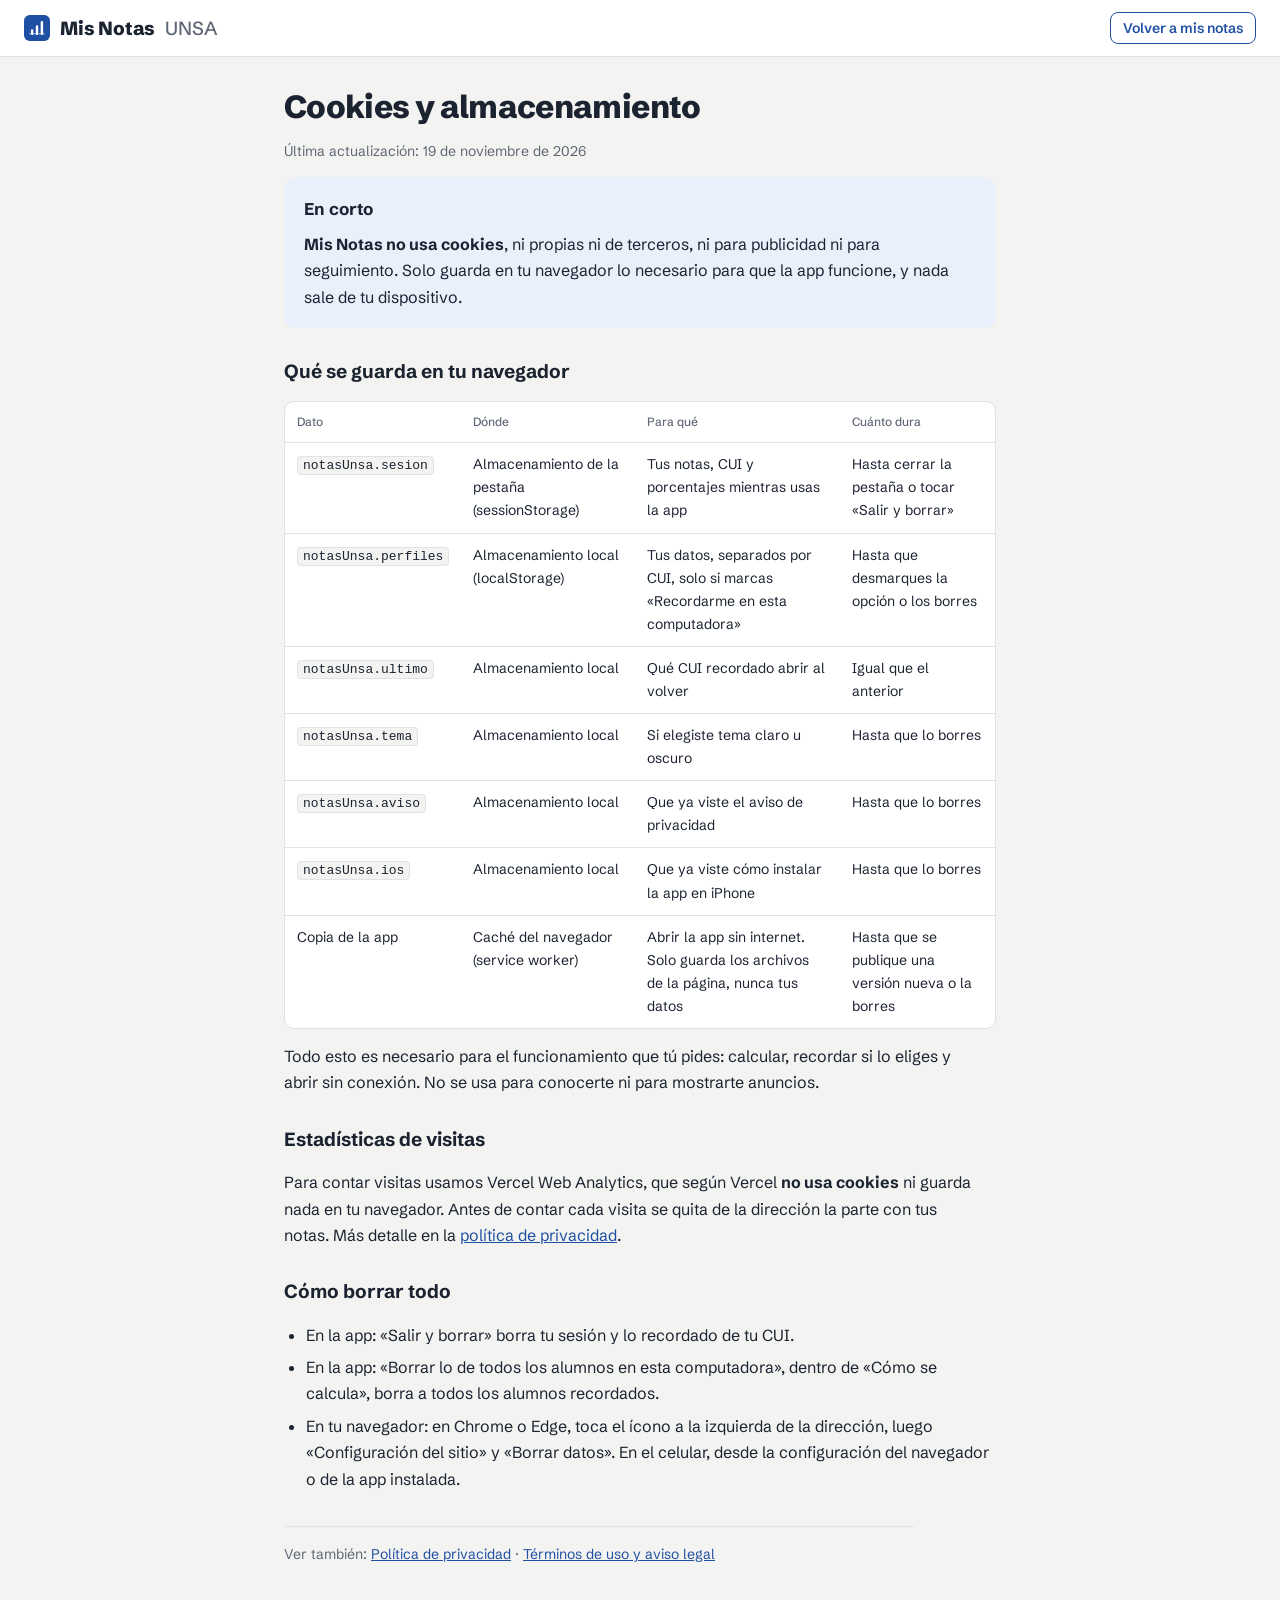
<file: cookies.html>
<!doctype html>
<html lang="es" data-theme="light">
<head>
  <meta charset="utf-8">
  <meta name="viewport" content="width=device-width, initial-scale=1, viewport-fit=cover">
  <title>Cookies y almacenamiento | Mis Notas UNSA</title>
  <meta name="description" content="Mis Notas UNSA no usa cookies. Qué guarda en tu navegador, para qué y cómo borrarlo.">
  <link rel="canonical" href="https://notas-unsa.vercel.app/cookies.html">
  <meta name="theme-color" content="#ffffff">
  <link rel="icon" type="image/svg+xml" href="favicon.svg">
  <link rel="preload" href="fonts/schibsted-grotesk-latin.woff2" as="font" type="font/woff2" crossorigin>
  <link rel="stylesheet" href="styles.css">
  <script>try { var t = localStorage.getItem('notasUnsa.tema'); if (t) document.documentElement.dataset.theme = t; } catch (e) {}</script>
</head>
<body>
  <header class="top">
    <div class="wrap top-in">
      <a class="logo" href="./"><img src="favicon.svg" alt="" width="26" height="26"> Mis Notas <span>UNSA</span></a>
      <a class="btn btn-sec btn-chico" href="./">Volver a mis notas</a>
    </div>
  </header>

  <main class="wrap legal-doc">
    <h1>Cookies y almacenamiento</h1>
    <p class="actualizado">Última actualización: 19 de noviembre de 2026</p>

    <div class="resumen-legal">
      <h2>En corto</h2>
      <p><b>Mis Notas no usa cookies</b>, ni propias ni de terceros, ni para publicidad ni para seguimiento. Solo guarda en tu navegador lo necesario para que la app funcione, y nada sale de tu dispositivo.</p>
    </div>

    <h2>Qué se guarda en tu navegador</h2>
    <div class="tabla-legal">
      <table>
        <thead><tr><th>Dato</th><th>Dónde</th><th>Para qué</th><th>Cuánto dura</th></tr></thead>
        <tbody>
          <tr><td><code>notasUnsa.sesion</code></td><td>Almacenamiento de la pestaña (sessionStorage)</td><td>Tus notas, CUI y porcentajes mientras usas la app</td><td>Hasta cerrar la pestaña o tocar «Salir y borrar»</td></tr>
          <tr><td><code>notasUnsa.perfiles</code></td><td>Almacenamiento local (localStorage)</td><td>Tus datos, separados por CUI, solo si marcas «Recordarme en esta computadora»</td><td>Hasta que desmarques la opción o los borres</td></tr>
          <tr><td><code>notasUnsa.ultimo</code></td><td>Almacenamiento local</td><td>Qué CUI recordado abrir al volver</td><td>Igual que el anterior</td></tr>
          <tr><td><code>notasUnsa.tema</code></td><td>Almacenamiento local</td><td>Si elegiste tema claro u oscuro</td><td>Hasta que lo borres</td></tr>
          <tr><td><code>notasUnsa.aviso</code></td><td>Almacenamiento local</td><td>Que ya viste el aviso de privacidad</td><td>Hasta que lo borres</td></tr>
          <tr><td><code>notasUnsa.ios</code></td><td>Almacenamiento local</td><td>Que ya viste cómo instalar la app en iPhone</td><td>Hasta que lo borres</td></tr>
          <tr><td>Copia de la app</td><td>Caché del navegador (service worker)</td><td>Abrir la app sin internet. Solo guarda los archivos de la página, nunca tus datos</td><td>Hasta que se publique una versión nueva o la borres</td></tr>
        </tbody>
      </table>
    </div>
    <p>Todo esto es necesario para el funcionamiento que tú pides: calcular, recordar si lo eliges y abrir sin conexión. No se usa para conocerte ni para mostrarte anuncios.</p>

    <h2>Estadísticas de visitas</h2>
    <p>Para contar visitas usamos Vercel Web Analytics, que según Vercel <b>no usa cookies</b> ni guarda nada en tu navegador. Antes de contar cada visita se quita de la dirección la parte con tus notas. Más detalle en la <a href="privacidad.html#estadisticas">política de privacidad</a>.</p>

    <h2>Cómo borrar todo</h2>
    <ul>
      <li>En la app: «Salir y borrar» borra tu sesión y lo recordado de tu CUI.</li>
      <li>En la app: «Borrar lo de todos los alumnos en esta computadora», dentro de «Cómo se calcula», borra a todos los alumnos recordados.</li>
      <li>En tu navegador: en Chrome o Edge, toca el ícono a la izquierda de la dirección, luego «Configuración del sitio» y «Borrar datos». En el celular, desde la configuración del navegador o de la app instalada.</li>
    </ul>

    <p class="otros-legales">Ver también: <a href="privacidad.html">Política de privacidad</a> · <a href="terminos.html">Términos de uso y aviso legal</a></p>
  </main>
</body>
</html>
</file>
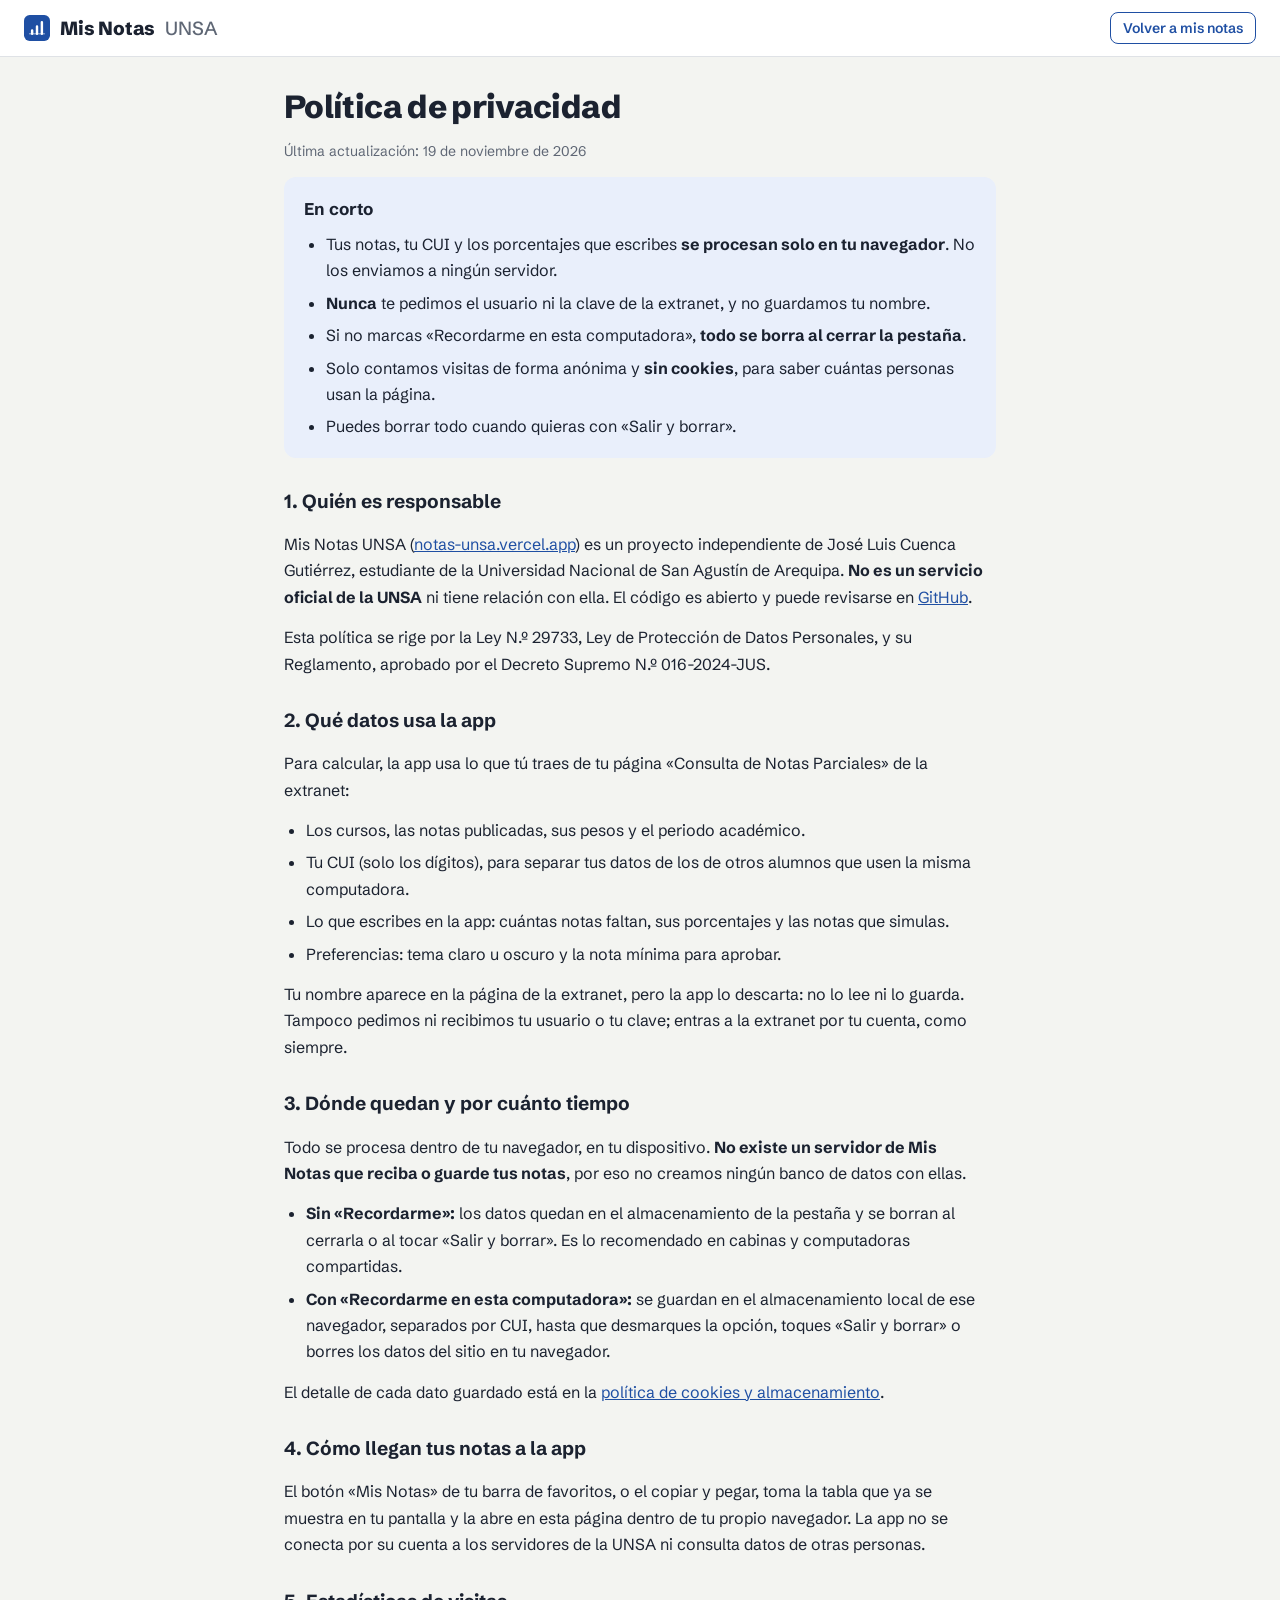
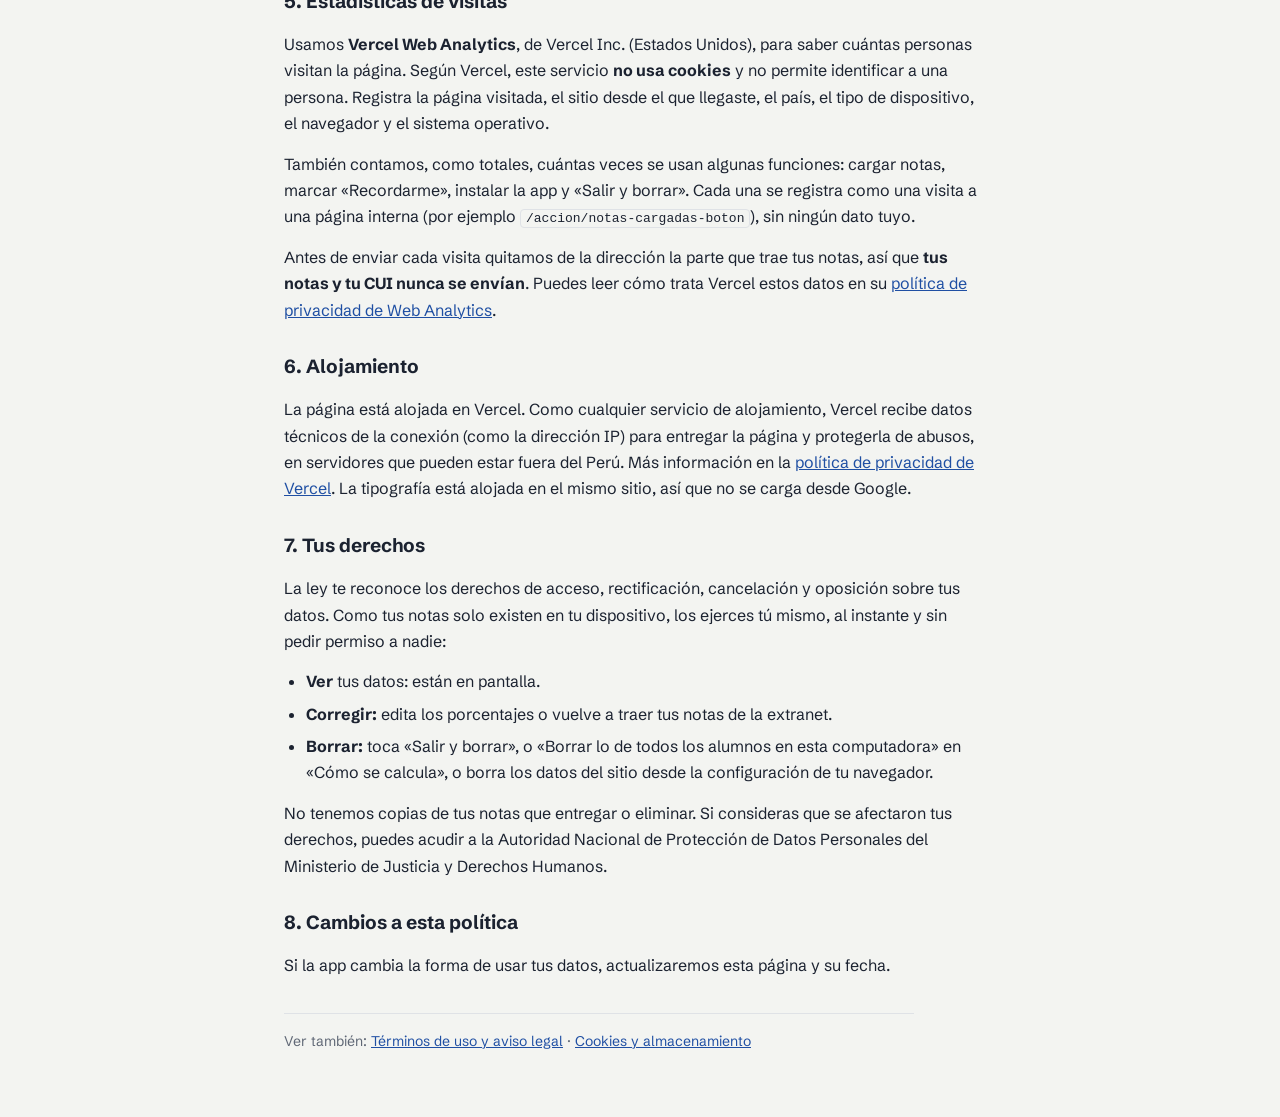
<file: privacidad.html>
<!doctype html>
<html lang="es" data-theme="light">
<head>
  <meta charset="utf-8">
  <meta name="viewport" content="width=device-width, initial-scale=1, viewport-fit=cover">
  <title>Política de privacidad | Mis Notas UNSA</title>
  <meta name="description" content="Qué datos usa Mis Notas UNSA, dónde se guardan y cómo borrarlos. Tus notas no salen de tu navegador.">
  <link rel="canonical" href="https://notas-unsa.vercel.app/privacidad.html">
  <meta name="theme-color" content="#ffffff">
  <link rel="icon" type="image/svg+xml" href="favicon.svg">
  <link rel="preload" href="fonts/schibsted-grotesk-latin.woff2" as="font" type="font/woff2" crossorigin>
  <link rel="stylesheet" href="styles.css">
  <script>try { var t = localStorage.getItem('notasUnsa.tema'); if (t) document.documentElement.dataset.theme = t; } catch (e) {}</script>
</head>
<body>
  <header class="top">
    <div class="wrap top-in">
      <a class="logo" href="./"><img src="favicon.svg" alt="" width="26" height="26"> Mis Notas <span>UNSA</span></a>
      <a class="btn btn-sec btn-chico" href="./">Volver a mis notas</a>
    </div>
  </header>

  <main class="wrap legal-doc">
    <h1>Política de privacidad</h1>
    <p class="actualizado">Última actualización: 19 de noviembre de 2026</p>

    <div class="resumen-legal">
      <h2>En corto</h2>
      <ul>
        <li>Tus notas, tu CUI y los porcentajes que escribes <b>se procesan solo en tu navegador</b>. No los enviamos a ningún servidor.</li>
        <li><b>Nunca</b> te pedimos el usuario ni la clave de la extranet, y no guardamos tu nombre.</li>
        <li>Si no marcas «Recordarme en esta computadora», <b>todo se borra al cerrar la pestaña</b>.</li>
        <li>Solo contamos visitas de forma anónima y <b>sin cookies</b>, para saber cuántas personas usan la página.</li>
        <li>Puedes borrar todo cuando quieras con «Salir y borrar».</li>
      </ul>
    </div>

    <h2>1. Quién es responsable</h2>
    <p>Mis Notas UNSA (<a href="https://notas-unsa.vercel.app/">notas-unsa.vercel.app</a>) es un proyecto independiente de José Luis Cuenca Gutiérrez, estudiante de la Universidad Nacional de San Agustín de Arequipa. <b>No es un servicio oficial de la UNSA</b> ni tiene relación con ella. El código es abierto y puede revisarse en <a href="https://github.com/JCuenca17/notas-unsa" rel="noopener" target="_blank">GitHub</a>.</p>
    <p>Esta política se rige por la Ley N.º 29733, Ley de Protección de Datos Personales, y su Reglamento, aprobado por el Decreto Supremo N.º 016-2024-JUS.</p>

    <h2>2. Qué datos usa la app</h2>
    <p>Para calcular, la app usa lo que tú traes de tu página «Consulta de Notas Parciales» de la extranet:</p>
    <ul>
      <li>Los cursos, las notas publicadas, sus pesos y el periodo académico.</li>
      <li>Tu CUI (solo los dígitos), para separar tus datos de los de otros alumnos que usen la misma computadora.</li>
      <li>Lo que escribes en la app: cuántas notas faltan, sus porcentajes y las notas que simulas.</li>
      <li>Preferencias: tema claro u oscuro y la nota mínima para aprobar.</li>
    </ul>
    <p>Tu nombre aparece en la página de la extranet, pero la app lo descarta: no lo lee ni lo guarda. Tampoco pedimos ni recibimos tu usuario o tu clave; entras a la extranet por tu cuenta, como siempre.</p>

    <h2>3. Dónde quedan y por cuánto tiempo</h2>
    <p>Todo se procesa dentro de tu navegador, en tu dispositivo. <b>No existe un servidor de Mis Notas que reciba o guarde tus notas</b>, por eso no creamos ningún banco de datos con ellas.</p>
    <ul>
      <li><b>Sin «Recordarme»:</b> los datos quedan en el almacenamiento de la pestaña y se borran al cerrarla o al tocar «Salir y borrar». Es lo recomendado en cabinas y computadoras compartidas.</li>
      <li><b>Con «Recordarme en esta computadora»:</b> se guardan en el almacenamiento local de ese navegador, separados por CUI, hasta que desmarques la opción, toques «Salir y borrar» o borres los datos del sitio en tu navegador.</li>
    </ul>
    <p>El detalle de cada dato guardado está en la <a href="cookies.html">política de cookies y almacenamiento</a>.</p>

    <h2>4. Cómo llegan tus notas a la app</h2>
    <p>El botón «Mis Notas» de tu barra de favoritos, o el copiar y pegar, toma la tabla que ya se muestra en tu pantalla y la abre en esta página dentro de tu propio navegador. La app no se conecta por su cuenta a los servidores de la UNSA ni consulta datos de otras personas.</p>

    <h2 id="estadisticas">5. Estadísticas de visitas</h2>
    <p>Usamos <b>Vercel Web Analytics</b>, de Vercel Inc. (Estados Unidos), para saber cuántas personas visitan la página. Según Vercel, este servicio <b>no usa cookies</b> y no permite identificar a una persona. Registra la página visitada, el sitio desde el que llegaste, el país, el tipo de dispositivo, el navegador y el sistema operativo.</p>
    <p>También contamos, como totales, cuántas veces se usan algunas funciones: cargar notas, marcar «Recordarme», instalar la app y «Salir y borrar». Cada una se registra como una visita a una página interna (por ejemplo <code>/accion/notas-cargadas-boton</code>), sin ningún dato tuyo.</p>
    <p>Antes de enviar cada visita quitamos de la dirección la parte que trae tus notas, así que <b>tus notas y tu CUI nunca se envían</b>. Puedes leer cómo trata Vercel estos datos en su <a href="https://vercel.com/docs/analytics/privacy-policy" rel="noopener" target="_blank">política de privacidad de Web Analytics</a>.</p>

    <h2>6. Alojamiento</h2>
    <p>La página está alojada en Vercel. Como cualquier servicio de alojamiento, Vercel recibe datos técnicos de la conexión (como la dirección IP) para entregar la página y protegerla de abusos, en servidores que pueden estar fuera del Perú. Más información en la <a href="https://vercel.com/legal/privacy-policy" rel="noopener" target="_blank">política de privacidad de Vercel</a>. La tipografía está alojada en el mismo sitio, así que no se carga desde Google.</p>

    <h2>7. Tus derechos</h2>
    <p>La ley te reconoce los derechos de acceso, rectificación, cancelación y oposición sobre tus datos. Como tus notas solo existen en tu dispositivo, los ejerces tú mismo, al instante y sin pedir permiso a nadie:</p>
    <ul>
      <li><b>Ver</b> tus datos: están en pantalla.</li>
      <li><b>Corregir:</b> edita los porcentajes o vuelve a traer tus notas de la extranet.</li>
      <li><b>Borrar:</b> toca «Salir y borrar», o «Borrar lo de todos los alumnos en esta computadora» en «Cómo se calcula», o borra los datos del sitio desde la configuración de tu navegador.</li>
    </ul>
    <p>No tenemos copias de tus notas que entregar o eliminar. Si consideras que se afectaron tus derechos, puedes acudir a la Autoridad Nacional de Protección de Datos Personales del Ministerio de Justicia y Derechos Humanos.</p>

    <h2>8. Cambios a esta política</h2>
    <p>Si la app cambia la forma de usar tus datos, actualizaremos esta página y su fecha.</p>

    <p class="otros-legales">Ver también: <a href="terminos.html">Términos de uso y aviso legal</a> · <a href="cookies.html">Cookies y almacenamiento</a></p>
  </main>
</body>
</html>
</file>
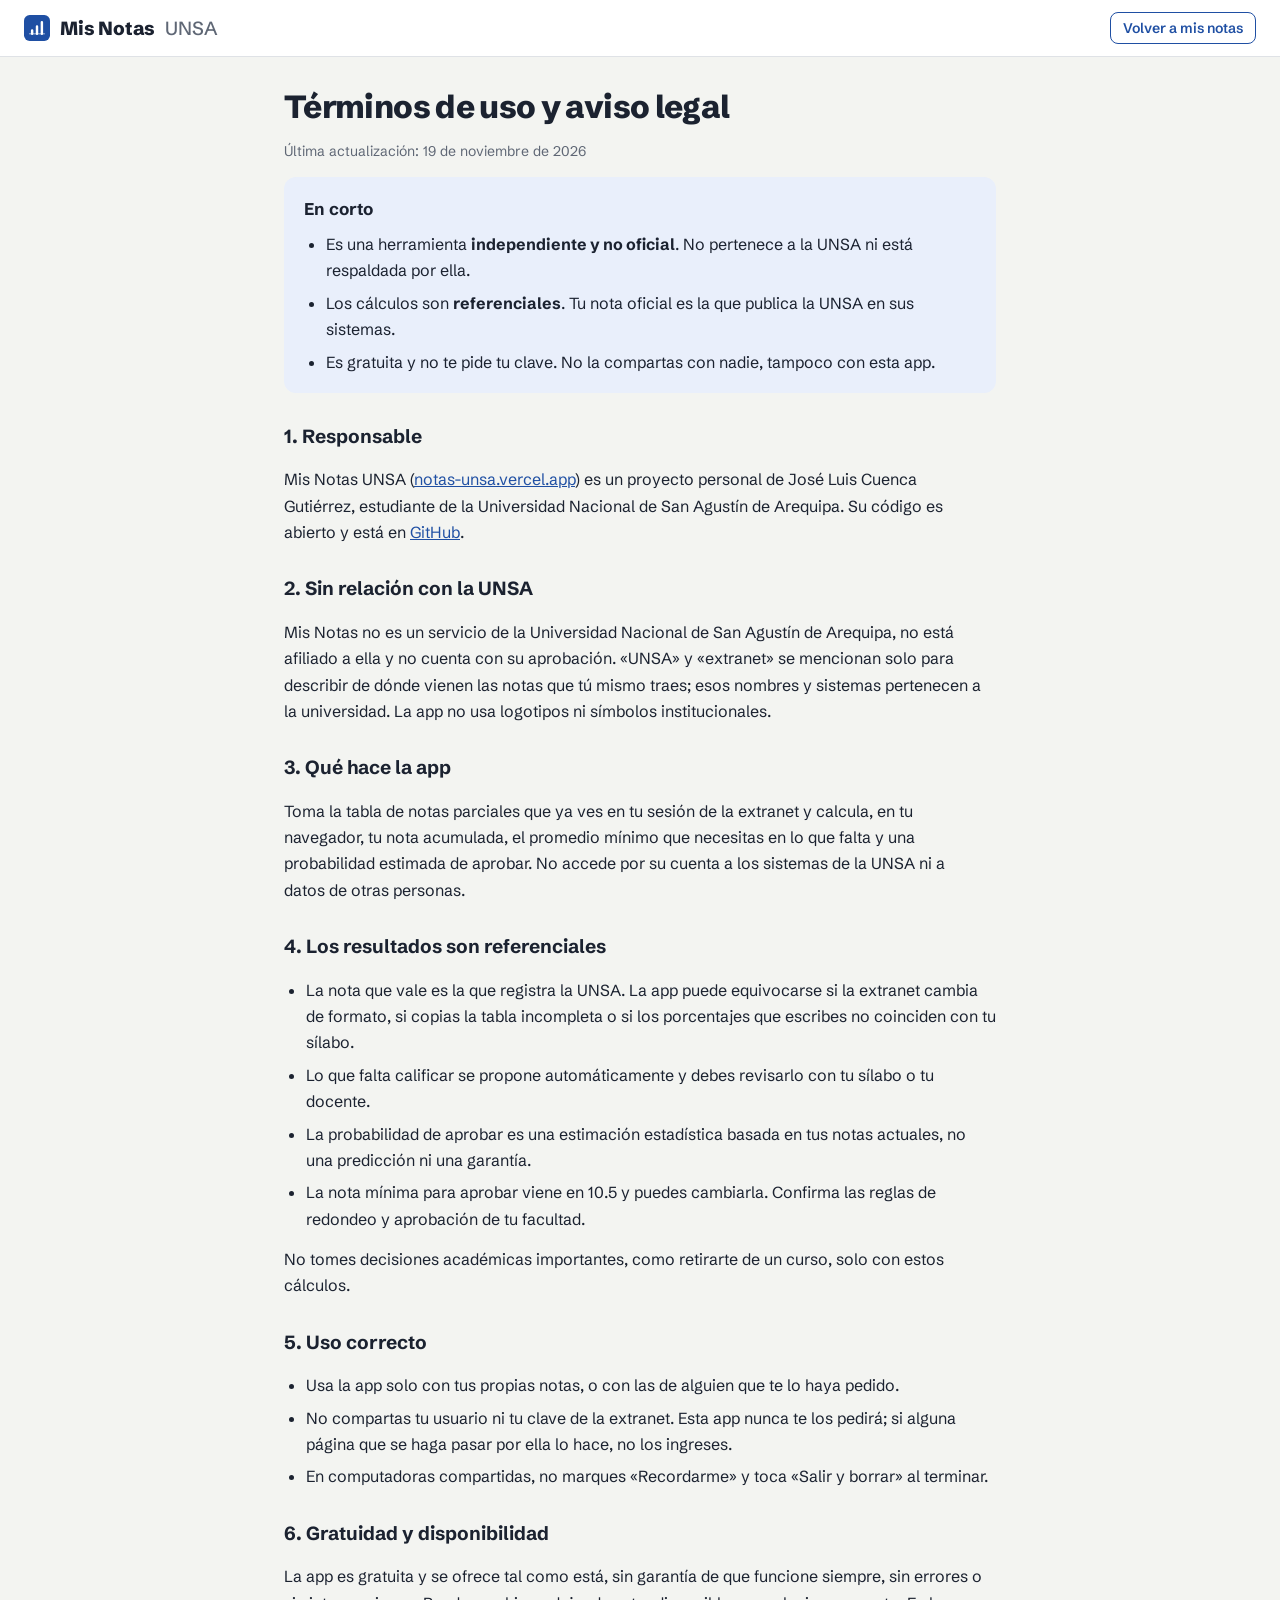
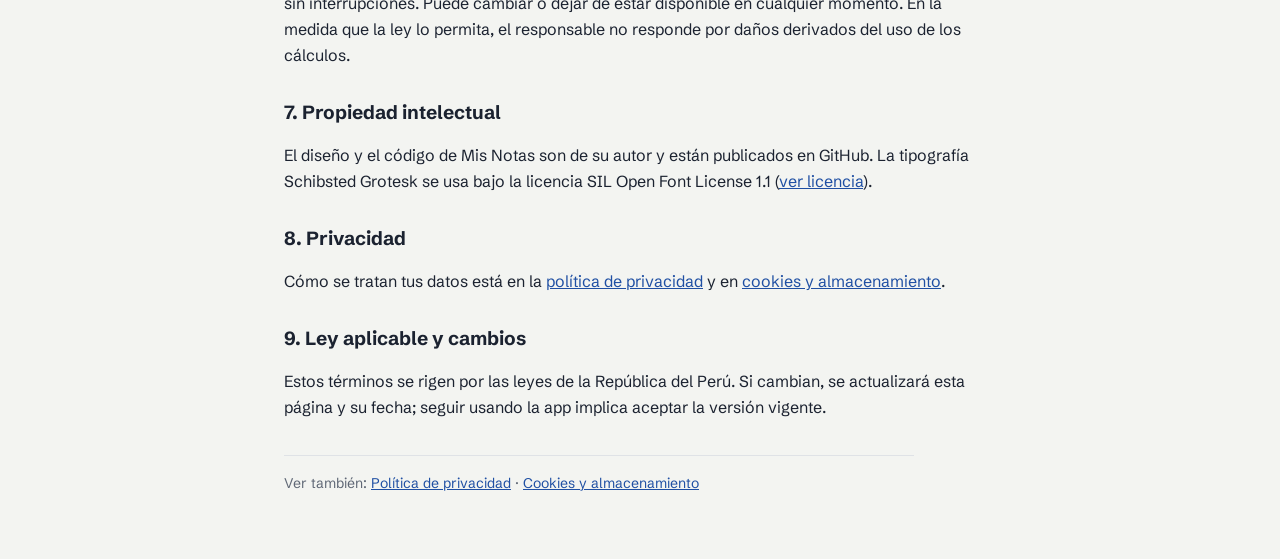
<file: terminos.html>
<!doctype html>
<html lang="es" data-theme="light">
<head>
  <meta charset="utf-8">
  <meta name="viewport" content="width=device-width, initial-scale=1, viewport-fit=cover">
  <title>Términos de uso y aviso legal | Mis Notas UNSA</title>
  <meta name="description" content="Condiciones de uso de Mis Notas UNSA, herramienta independiente y no oficial. Los resultados son referenciales.">
  <link rel="canonical" href="https://notas-unsa.vercel.app/terminos.html">
  <meta name="theme-color" content="#ffffff">
  <link rel="icon" type="image/svg+xml" href="favicon.svg">
  <link rel="preload" href="fonts/schibsted-grotesk-latin.woff2" as="font" type="font/woff2" crossorigin>
  <link rel="stylesheet" href="styles.css">
  <script>try { var t = localStorage.getItem('notasUnsa.tema'); if (t) document.documentElement.dataset.theme = t; } catch (e) {}</script>
</head>
<body>
  <header class="top">
    <div class="wrap top-in">
      <a class="logo" href="./"><img src="favicon.svg" alt="" width="26" height="26"> Mis Notas <span>UNSA</span></a>
      <a class="btn btn-sec btn-chico" href="./">Volver a mis notas</a>
    </div>
  </header>

  <main class="wrap legal-doc">
    <h1>Términos de uso y aviso legal</h1>
    <p class="actualizado">Última actualización: 19 de noviembre de 2026</p>

    <div class="resumen-legal">
      <h2>En corto</h2>
      <ul>
        <li>Es una herramienta <b>independiente y no oficial</b>. No pertenece a la UNSA ni está respaldada por ella.</li>
        <li>Los cálculos son <b>referenciales</b>. Tu nota oficial es la que publica la UNSA en sus sistemas.</li>
        <li>Es gratuita y no te pide tu clave. No la compartas con nadie, tampoco con esta app.</li>
      </ul>
    </div>

    <h2>1. Responsable</h2>
    <p>Mis Notas UNSA (<a href="https://notas-unsa.vercel.app/">notas-unsa.vercel.app</a>) es un proyecto personal de José Luis Cuenca Gutiérrez, estudiante de la Universidad Nacional de San Agustín de Arequipa. Su código es abierto y está en <a href="https://github.com/JCuenca17/notas-unsa" rel="noopener" target="_blank">GitHub</a>.</p>

    <h2>2. Sin relación con la UNSA</h2>
    <p>Mis Notas no es un servicio de la Universidad Nacional de San Agustín de Arequipa, no está afiliado a ella y no cuenta con su aprobación. «UNSA» y «extranet» se mencionan solo para describir de dónde vienen las notas que tú mismo traes; esos nombres y sistemas pertenecen a la universidad. La app no usa logotipos ni símbolos institucionales.</p>

    <h2>3. Qué hace la app</h2>
    <p>Toma la tabla de notas parciales que ya ves en tu sesión de la extranet y calcula, en tu navegador, tu nota acumulada, el promedio mínimo que necesitas en lo que falta y una probabilidad estimada de aprobar. No accede por su cuenta a los sistemas de la UNSA ni a datos de otras personas.</p>

    <h2>4. Los resultados son referenciales</h2>
    <ul>
      <li>La nota que vale es la que registra la UNSA. La app puede equivocarse si la extranet cambia de formato, si copias la tabla incompleta o si los porcentajes que escribes no coinciden con tu sílabo.</li>
      <li>Lo que falta calificar se propone automáticamente y debes revisarlo con tu sílabo o tu docente.</li>
      <li>La probabilidad de aprobar es una estimación estadística basada en tus notas actuales, no una predicción ni una garantía.</li>
      <li>La nota mínima para aprobar viene en 10.5 y puedes cambiarla. Confirma las reglas de redondeo y aprobación de tu facultad.</li>
    </ul>
    <p>No tomes decisiones académicas importantes, como retirarte de un curso, solo con estos cálculos.</p>

    <h2>5. Uso correcto</h2>
    <ul>
      <li>Usa la app solo con tus propias notas, o con las de alguien que te lo haya pedido.</li>
      <li>No compartas tu usuario ni tu clave de la extranet. Esta app nunca te los pedirá; si alguna página que se haga pasar por ella lo hace, no los ingreses.</li>
      <li>En computadoras compartidas, no marques «Recordarme» y toca «Salir y borrar» al terminar.</li>
    </ul>

    <h2>6. Gratuidad y disponibilidad</h2>
    <p>La app es gratuita y se ofrece tal como está, sin garantía de que funcione siempre, sin errores o sin interrupciones. Puede cambiar o dejar de estar disponible en cualquier momento. En la medida que la ley lo permita, el responsable no responde por daños derivados del uso de los cálculos.</p>

    <h2>7. Propiedad intelectual</h2>
    <p>El diseño y el código de Mis Notas son de su autor y están publicados en GitHub. La tipografía Schibsted Grotesk se usa bajo la licencia SIL Open Font License 1.1 (<a href="fonts/OFL.txt">ver licencia</a>).</p>

    <h2>8. Privacidad</h2>
    <p>Cómo se tratan tus datos está en la <a href="privacidad.html">política de privacidad</a> y en <a href="cookies.html">cookies y almacenamiento</a>.</p>

    <h2>9. Ley aplicable y cambios</h2>
    <p>Estos términos se rigen por las leyes de la República del Perú. Si cambian, se actualizará esta página y su fecha; seguir usando la app implica aceptar la versión vigente.</p>

    <p class="otros-legales">Ver también: <a href="privacidad.html">Política de privacidad</a> · <a href="cookies.html">Cookies y almacenamiento</a></p>
  </main>
</body>
</html>
</file>
<file: styles.css>
/*
 * Mis Notas: la tinta del acta. Azul para aprobatorio, rojo para desaprobatorio.
 * Cada tarjeta se lee de arriba abajo: cuánto llevas, qué necesitas, y justo debajo
 * tu sílabo para corregir lo que falta. Escritorio: cursos en fila. Celular: una columna.
 */

/* Schibsted Grotesk (SIL OFL 1.1, ver fonts/OFL.txt), alojada aquí para no enviar la IP del alumno a Google. */
@font-face {
  font-family: "Schibsted Grotesk";
  font-style: normal;
  font-weight: 400 800;
  font-display: swap;
  src: url("fonts/schibsted-grotesk-latin.woff2") format("woff2");
  unicode-range: U+0000-00FF, U+0131, U+0152-0153, U+02BB-02BC, U+02C6, U+02DA, U+02DC, U+0304, U+0308, U+0329, U+2000-206F, U+20AC, U+2122, U+2191, U+2193, U+2212, U+2215, U+FEFF, U+FFFD;
}
@font-face {
  font-family: "Schibsted Grotesk";
  font-style: normal;
  font-weight: 400 800;
  font-display: swap;
  src: url("fonts/schibsted-grotesk-latin-ext.woff2") format("woff2");
  unicode-range: U+0100-02BA, U+02BD-02C5, U+02C7-02CC, U+02CE-02D7, U+02DD-02FF, U+0304, U+0308, U+0329, U+1D00-1DBF, U+1E00-1E9F, U+1EF2-1EFF, U+2020, U+20A0-20AB, U+20AD-20C4, U+2113, U+2C60-2C7F, U+A720-A7FF;
}

:root {
  --papel: #f3f4f1;
  --hoja: #ffffff;
  --tinta: #1b2230;
  --gris: #5f6775;
  --linea: #dfe2e6;
  --regla: #c9ced6;
  --azul: #1f4fa3;
  --azul-suave: #e9effb;
  --rojo: #c2362b;
  --rojo-suave: #fbe9e7;
  --ambar: #9a5b00;
  --ambar-suave: #fdf1dc;
  --sobre-azul: #ffffff;
  --sombra: 0 1px 2px rgb(27 34 48 / .06);
  --letra: "Schibsted Grotesk", "Segoe UI", system-ui, sans-serif;
  color-scheme: light;
}
:root[data-theme="dark"] {
  --papel: #12151b;
  --hoja: #1b1f27;
  --tinta: #e9ecf2;
  --gris: #a3aab8;
  --linea: #2c313c;
  --regla: #3c4250;
  --azul: #7fa6f0;
  --azul-suave: #1d2a45;
  --rojo: #ff8b80;
  --rojo-suave: #3b1c1a;
  --ambar: #f0bd60;
  --ambar-suave: #3a2c12;
  --sobre-azul: #0e1730;
  --sombra: none;
  color-scheme: dark;
}

* { box-sizing: border-box; }
[hidden] { display: none !important; }
html { -webkit-text-size-adjust: 100%; }
body {
  margin: 0;
  background: var(--papel);
  color: var(--tinta);
  font: 16px/1.5 var(--letra);
  padding-top: env(safe-area-inset-top, 0px);
  padding-bottom: env(safe-area-inset-bottom, 0px);
}
h1, h2, h3, p, dl, dd, ol { margin: 0; }
a { color: var(--azul); }
:focus-visible { outline: 3px solid var(--azul); outline-offset: 2px; }
kbd { font: 600 13px var(--letra); background: var(--hoja); border: 1px solid var(--linea); border-bottom-width: 2px; border-radius: 4px; padding: 0 5px; white-space: nowrap; }

.wrap {
  max-width: 1360px;
  margin: 0 auto;
  padding-left: max(24px, env(safe-area-inset-left, 0px));
  padding-right: max(24px, env(safe-area-inset-right, 0px));
}

/* Según el dispositivo */
.solo-cel { display: none !important; }
.es-cel .solo-cel { display: revert !important; }
.es-cel .pasos li.solo-cel { display: grid !important; }
.es-cel .solo-pc { display: none !important; }

/* Botones */
.btn {
  display: inline-flex; align-items: center; justify-content: center;
  font: 600 15px var(--letra);
  background: var(--azul); color: var(--sobre-azul);
  border: 1px solid var(--azul); border-radius: 8px;
  padding: 9px 16px; cursor: pointer; text-decoration: none; white-space: nowrap;
}
.btn:hover { filter: brightness(1.08); }
.btn-sec { background: transparent; color: var(--azul); }
.btn-sec:hover { background: var(--azul-suave); filter: none; }
.btn-chico { padding: 6px 12px; font-size: 14px; }
.btn-texto { font: 500 14px var(--letra); color: var(--gris); background: none; border: 0; padding: 6px 4px; cursor: pointer; text-decoration: underline; text-underline-offset: 3px; }
.btn-texto:hover { color: var(--tinta); }

/* Cabecera */
.top { background: var(--hoja); border-bottom: 1px solid var(--linea); position: sticky; top: env(safe-area-inset-top, 0px); z-index: 5; }
.top-in { display: flex; align-items: center; justify-content: space-between; gap: 16px; padding-block: 12px; }
.logo { display: flex; align-items: center; gap: 10px; font-weight: 800; font-size: 19px; letter-spacing: -0.01em; color: var(--tinta); text-decoration: none; white-space: nowrap; }
.logo span { font-weight: 500; color: var(--gris); }
.acciones { display: flex; align-items: center; gap: 12px; }
#abrirCarga[aria-expanded="true"] { background: var(--azul); color: var(--sobre-azul); }

main { display: grid; gap: 24px; padding-block: 28px 56px; }

/* Traer las notas */
.carga {
  background: var(--hoja); border: 1px solid var(--linea); border-radius: 14px; box-shadow: var(--sombra);
  padding: 32px; display: grid; grid-template-columns: minmax(0, 0.8fr) minmax(0, 1.6fr); gap: 40px;
}
.carga-intro { display: grid; gap: 12px; align-content: start; max-width: 40ch; }
.carga h1 { font-size: 32px; line-height: 1.1; letter-spacing: -0.025em; font-weight: 800; text-wrap: balance; }
.carga-intro p { color: var(--gris); }
.carga-intro .seguro { color: var(--tinta); border-left: 3px solid var(--azul); padding-left: 12px; margin-top: 8px; font-size: 15px; }
.metodos { display: grid; grid-template-columns: repeat(auto-fit, minmax(min(100%, 300px), 1fr)); gap: 16px; align-items: start; }
.metodo { border: 1px solid var(--linea); border-radius: 12px; padding: 20px; display: grid; gap: 16px; min-width: 0; }
.metodo h2 { font-size: 17px; font-weight: 700; }
#metodoFav { border-color: var(--azul); background: var(--azul-suave); }

.pasos { list-style: none; padding: 0; counter-reset: paso; display: grid; gap: 16px; }
.pasos li { counter-increment: paso; display: grid; grid-template-columns: 26px minmax(0, 1fr); column-gap: 12px; row-gap: 8px; justify-items: start; }
.pasos li::before {
  content: counter(paso); grid-row: span 4;
  width: 26px; height: 26px; border-radius: 50%;
  border: 1.5px solid var(--azul); color: var(--azul);
  font-weight: 700; font-size: 13px; display: grid; place-items: center;
}
.pasos li > * { grid-column: 2; }
.pasos p, .pasos label { font-weight: 500; font-size: 15px; padding-top: 1px; }
.pista { font-size: 13px; color: var(--gris); font-weight: 400 !important; }

.marcador {
  display: inline-flex; align-items: center; gap: 9px;
  font: 700 16px var(--letra); color: var(--tinta);
  background: var(--hoja); border: 1.5px dashed var(--azul); border-radius: 8px;
  padding: 9px 18px 9px 14px; text-decoration: none; cursor: grab;
}
.marcador:active { cursor: grabbing; }
.marcador.aviso { animation: aviso .45s; }
@keyframes aviso { 20%, 60% { transform: translateX(-5px); } 40%, 80% { transform: translateX(5px); } }

.pegar { width: 100%; }
.pegar textarea { width: 100%; font: 14px var(--letra); color: var(--tinta); background: var(--papel); border: 1px solid var(--linea); border-radius: 8px; padding: 10px 12px; resize: vertical; }
.error { color: var(--rojo); font-size: 14px; }
.error:empty { display: none; }

/* Aviso de ejemplo */
.banner { display: flex; flex-wrap: wrap; align-items: center; justify-content: space-between; gap: 12px; background: var(--ambar-suave); border-radius: 10px; padding: 12px 16px; }
.banner p { font-weight: 500; }

/* Resumen */
.resumen { display: flex; flex-wrap: wrap; align-items: baseline; justify-content: space-between; gap: 8px 24px; }
.resumen h2 { font-size: 26px; font-weight: 800; letter-spacing: -0.02em; }
.resumen p { color: var(--gris); }

/* Cursos */
.cursos { display: grid; grid-template-columns: repeat(auto-fit, minmax(300px, 1fr)); gap: 16px; align-items: start; }
.curso { background: var(--hoja); border: 1px solid var(--linea); border-radius: 14px; box-shadow: var(--sombra); padding: 20px 20px 16px; display: grid; gap: 14px; min-width: 0; }
.curso-cab { display: flex; justify-content: space-between; align-items: start; gap: 10px; }
.curso-nombre { font-size: 16px; font-weight: 700; line-height: 1.3; text-wrap: balance; }
.etiqueta { font-size: 12px; font-weight: 600; color: var(--gris); border: 1px solid var(--linea); border-radius: 999px; padding: 2px 10px; white-space: nowrap; }
.etiqueta.et-ok { color: var(--azul); border-color: var(--azul); background: var(--azul-suave); }
.etiqueta.et-mal { color: var(--rojo); border-color: var(--rojo); background: var(--rojo-suave); }

.nota { display: flex; align-items: baseline; gap: 8px; }
.nota-num { font-size: 60px; line-height: .9; font-weight: 800; letter-spacing: -0.04em; }
.nota-de { font-size: 18px; font-weight: 600; color: var(--gris); }
.neutro .nota-num { color: var(--tinta); }
.aprob .nota-num { color: var(--azul); }
.desap .nota-num { color: var(--rojo); }
.nota-txt { font-size: 14px; color: var(--gris); margin-top: 6px; }

/* Regla de 0 a 20 */
.regla { position: relative; height: 30px; }
.regla-linea { position: absolute; left: 0; right: 0; top: 10px; height: 6px; border-radius: 3px; background: var(--linea); }
.regla-ticks { position: absolute; left: 0; right: 0; top: 18px; height: 5px; background-image: linear-gradient(90deg, var(--regla) 1px, transparent 1px); background-size: calc(100% / 20 - 0.05px) 100%; }
.regla-max { position: absolute; top: 10px; height: 6px; background: repeating-linear-gradient(90deg, var(--regla) 0 4px, transparent 4px 7px); }
.regla-lleva { position: absolute; left: 0; top: 10px; height: 6px; border-radius: 3px; background: var(--tinta); }
.aprob .regla-lleva { background: var(--azul); }
.desap .regla-lleva { background: var(--rojo); }
.regla-aprob { position: absolute; top: 2px; bottom: 6px; width: 2px; background: var(--tinta); }
.regla-aprob span { position: absolute; top: 22px; left: 50%; transform: translateX(-50%); font-size: 11px; color: var(--gris); white-space: nowrap; }
.regla-ext { display: flex; justify-content: space-between; font-size: 11px; color: var(--gris); margin-top: -10px; }

/* Lo que necesitas: un solo lugar */
.necesitas { border-radius: 10px; padding: 14px; display: grid; gap: 8px; background: var(--papel); }
.necesitas.ok { background: var(--azul-suave); }
.necesitas.ojo { background: var(--ambar-suave); }
.necesitas.mal { background: var(--rojo-suave); }
.nec-t { font-size: 15px; font-weight: 600; line-height: 1.35; }
.nec-t b { font-size: 24px; font-weight: 800; letter-spacing: -0.02em; }
.ok .nec-t b { color: var(--azul); }
.ojo .nec-t b { color: var(--ambar); }
.mal .nec-t b { color: var(--rojo); }
.nec-s { font-size: 13px; color: var(--gris); }
.prob { display: grid; gap: 5px; }
.prob-cab { display: flex; justify-content: space-between; align-items: baseline; font-size: 13px; }
.prob-cab b { font-size: 15px; }
.prob-barra { height: 6px; border-radius: 3px; background: color-mix(in srgb, var(--tinta) 12%, transparent); overflow: hidden; }
.prob-barra span { display: block; height: 100%; border-radius: 3px; background: currentColor; }
.ok .prob-barra, .ok .prob-cab b { color: var(--azul); }
.ojo .prob-barra, .ojo .prob-cab b { color: var(--ambar); }
.mal .prob-barra, .mal .prob-cab b { color: var(--rojo); }

/* Secciones plegables de la tarjeta */
.plegable { border-top: 1px solid var(--linea); padding-top: 12px; }
.plegable summary { cursor: pointer; font-size: 14px; font-weight: 600; color: var(--azul); display: flex; justify-content: space-between; align-items: baseline; gap: 8px; list-style: none; }
.plegable summary::-webkit-details-marker { display: none; }
.plegable summary::after { content: "Abrir"; font-weight: 500; color: var(--gris); font-size: 13px; }
.plegable[open] summary::after { content: "Cerrar"; }
.plegable summary small { font-weight: 500; color: var(--gris); font-size: 13px; margin-left: auto; }
.plegable-cuerpo { display: grid; gap: 10px; margin-top: 12px; }

/* Tu sílabo */
.silabo-cab { display: flex; flex-wrap: wrap; align-items: center; justify-content: space-between; gap: 8px 12px; font-size: 14px; }
.contador { display: inline-flex; align-items: center; border: 1px solid var(--azul); border-radius: 8px; overflow: hidden; }
.contador button { font: 700 18px/1 var(--letra); color: var(--azul); background: var(--hoja); border: 0; width: 34px; height: 32px; cursor: pointer; }
.contador button:hover { background: var(--azul-suave); }
.contador span { font-size: 14px; font-weight: 600; padding: 0 10px; min-width: 72px; text-align: center; border-inline: 1px solid var(--azul); line-height: 32px; }

table { width: 100%; border-collapse: collapse; font-size: 14px; }
th { text-align: left; font-size: 12px; font-weight: 500; color: var(--gris); padding: 4px 4px 6px; }
td { padding: 6px 4px; border-top: 1px solid var(--linea); vertical-align: middle; }
th:first-child, td:first-child { padding-left: 0; }
th:last-child, td:last-child { padding-right: 0; }
.der { text-align: right; white-space: nowrap; }
td.n-aprob { color: var(--azul); font-weight: 700; }
td.n-desap { color: var(--rojo); font-weight: 700; }
.aus { font-size: 11px; color: var(--rojo); margin-left: 4px; font-weight: 500; }

.t-silabo { table-layout: fixed; }
.t-silabo .c-vale { width: 68px; }
.t-silabo .c-nota { width: 60px; }
.t-silabo .c-x { width: 34px; }
.t-silabo input { font: 600 14px var(--letra); color: var(--tinta); background: var(--papel); border: 1px solid var(--linea); border-radius: 6px; padding: 6px; width: 100%; text-align: right; }
.t-silabo input:focus { border-color: var(--azul); background: var(--hoja); }
.t-silabo .in-nombre { text-align: left; font-weight: 500; text-overflow: ellipsis; }
.campo-pct { display: inline-flex; align-items: center; gap: 3px; }
.campo-pct input { width: 44px; }
.quitar { font: 500 16px/1 var(--letra); color: var(--gris); background: none; border: 1px solid var(--linea); border-radius: 6px; width: 28px; height: 28px; cursor: pointer; }
.quitar:hover { color: var(--rojo); border-color: var(--rojo); }
.ayuda { font-size: 12px; color: var(--gris); }
.cuadre { display: grid; gap: 8px; justify-items: start; background: var(--rojo-suave); border-radius: 8px; padding: 10px 12px; }
.cuadre p { color: var(--rojo); font-size: 13px; }
.reiniciar { justify-self: start; font-size: 13px; padding: 0; color: var(--azul); }

/* Cómo se calcula */
.como { color: var(--gris); font-size: 14px; border-top: 1px solid var(--linea); padding-top: 16px; }
.como summary { cursor: pointer; font-weight: 600; color: var(--tinta); }
.como dl { display: grid; grid-template-columns: max-content minmax(0, 1fr); gap: 6px 16px; margin: 14px 0; max-width: 80ch; }
.como dt { color: var(--tinta); font-weight: 600; }
.ajustes { display: flex; flex-wrap: wrap; align-items: center; gap: 10px 14px; }
.ajustes input { width: 72px; font: 600 14px var(--letra); color: var(--tinta); background: var(--hoja); border: 1px solid var(--linea); border-radius: 6px; padding: 5px 8px; }
.legal { margin-top: 12px; }

/* Aviso flotante */
.toast {
  position: fixed; left: 50%; bottom: calc(24px + env(safe-area-inset-bottom, 0px)); transform: translateX(-50%);
  background: var(--tinta); color: var(--hoja); font-weight: 600; font-size: 14px;
  padding: 10px 18px; border-radius: 999px; z-index: 20; box-shadow: 0 6px 20px rgb(0 0 0 / .2);
}

/* Celular */
@media (max-width: 720px) {
  .wrap { padding-left: max(16px, env(safe-area-inset-left, 0px)); padding-right: max(16px, env(safe-area-inset-right, 0px)); }
  main { gap: 18px; padding-block: 18px 40px; }
  .logo { font-size: 17px; }
  .logo span { display: none; }
  .acciones { gap: 6px; }
  .acciones .btn { padding: 7px 12px; font-size: 14px; }
  .carga { grid-template-columns: 1fr; padding: 20px 16px; gap: 20px; }
  .carga h1 { font-size: 25px; }
  .metodo { padding: 16px; }
  .resumen h2 { font-size: 21px; }
  .cursos { grid-template-columns: 1fr; gap: 12px; }
  .curso { padding: 18px 16px 14px; }
  .nota-num { font-size: 54px; }
  .como dl { grid-template-columns: 1fr; }
  .como dd { margin-bottom: 6px; }
}
@media (prefers-reduced-motion: reduce) {
  .marcador.aviso { animation: none; }
}
.prob-cab span { min-width: 0; } .prob-cab b { white-space: nowrap; }

/* Buenas prácticas de interfaz */
html { scroll-padding-top: 80px; }                       /* la cabecera fija no tapa lo enfocado */
button, a, summary, input, textarea { touch-action: manipulation; -webkit-tap-highlight-color: transparent; }
.saltar { position: absolute; left: 16px; top: -48px; z-index: 30; background: var(--azul); color: var(--sobre-azul); padding: 8px 14px; border-radius: 8px; font-weight: 600; text-decoration: none; }
.saltar:focus { top: 12px; }
.cursos:focus { outline: none; }
.resumen h1 { font-size: 26px; font-weight: 800; letter-spacing: -0.02em; margin: 0; }
.carga-titulo { font-size: 32px; line-height: 1.1; letter-spacing: -0.025em; font-weight: 800; text-wrap: balance; }
.der, .prob-cab b { font-variant-numeric: tabular-nums; }
.btn:active, .contador button:active, .quitar:active { transform: translateY(1px); }
.btn-texto.confirmar, .reiniciar.confirmar { color: var(--rojo); font-weight: 600; }
.plegable summary:hover { text-decoration: underline; text-underline-offset: 3px; }
.necesitas, .resultado { transition: background-color .2s ease; }
@media (max-width: 720px) {
  .resumen h1 { font-size: 21px; }
  .carga-titulo { font-size: 25px; }
  .quitar { width: 36px; height: 36px; }
  .t-silabo .c-x { width: 40px; }
  .contador button { width: 40px; height: 38px; }
  .contador span { line-height: 38px; }
  .t-silabo input { padding-block: 8px; font-size: 16px; }   /* 16 px evita el zoom automático en iPhone */
}
@media (prefers-reduced-motion: reduce) {
  .necesitas, .resultado { transition: none; }
  .btn:active, .contador button:active, .quitar:active { transform: none; }
}

/* Instalar en iPhone */
.ios {
  position: fixed; left: max(16px, env(safe-area-inset-left, 0px)); right: max(16px, env(safe-area-inset-right, 0px));
  bottom: calc(16px + env(safe-area-inset-bottom, 0px)); z-index: 25;
  background: var(--hoja); border: 1px solid var(--linea); border-radius: 12px; box-shadow: 0 8px 24px rgb(0 0 0 / .15);
  padding: 14px 16px; display: flex; flex-wrap: wrap; align-items: center; justify-content: space-between; gap: 8px 12px; font-size: 14px;
}
@media (max-width: 720px) { #instalar { padding: 7px 10px; } }
@media (display-mode: standalone) { .top { padding-top: env(safe-area-inset-top, 0px); } }

/* Sesión del alumno */
.sesion {
  display: flex; flex-wrap: wrap; align-items: center; gap: 8px 18px;
  background: var(--hoja); border: 1px solid var(--linea); border-radius: 12px; padding: 12px 16px; font-size: 14px;
}
.ses-quien { font-size: 15px; }
.ses-quien b { font-variant-numeric: tabular-nums; letter-spacing: .02em; }
.ses-recordar { display: inline-flex; align-items: center; gap: 8px; font-weight: 500; cursor: pointer; }
.ses-recordar input { width: 18px; height: 18px; accent-color: var(--azul); cursor: pointer; }
.ses-recordar input:disabled + * , .ses-recordar:has(input:disabled) { opacity: .55; cursor: not-allowed; }
.sesion #salir { margin-left: auto; }
.sesion #salir.confirmar { background: var(--rojo); border-color: var(--rojo); color: #fff; }
.ses-ayuda { flex-basis: 100%; font-size: 13px; color: var(--gris); }
.guardados { display: flex; flex-wrap: wrap; align-items: center; gap: 8px; margin-top: 8px; }
.guardados p { flex-basis: 100%; font-size: 13px; color: var(--gris); }
@media (max-width: 720px) {
  .sesion #salir { margin-left: 0; }
  .ses-recordar input { width: 22px; height: 22px; }
}

/* Páginas legales */
.legal-doc { max-width: 760px; display: grid; gap: 14px; padding-block: 32px 64px; font-size: 16px; line-height: 1.65; }
.legal-doc h1 { font-size: 32px; line-height: 1.15; letter-spacing: -0.02em; font-weight: 800; text-wrap: balance; }
.legal-doc h2 { font-size: 19px; font-weight: 700; margin-top: 14px; }
.legal-doc p, .legal-doc li { color: var(--tinta); max-width: 70ch; }
.legal-doc ul { margin: 0; padding-left: 22px; display: grid; gap: 6px; }
.legal-doc code { font-size: 13px; background: var(--papel); border: 1px solid var(--linea); border-radius: 4px; padding: 1px 5px; white-space: nowrap; }
.actualizado { color: var(--gris) !important; font-size: 14px; }
.resumen-legal { background: var(--azul-suave); border-radius: 12px; padding: 18px 20px; display: grid; gap: 8px; }
.resumen-legal h2 { margin-top: 0; font-size: 17px; }
.tabla-legal { overflow-x: auto; border: 1px solid var(--linea); border-radius: 10px; background: var(--hoja); }
.tabla-legal table { font-size: 14px; min-width: 620px; }
.tabla-legal th, .tabla-legal td { padding: 10px 12px; vertical-align: top; }
.tabla-legal th:first-child, .tabla-legal td:first-child { padding-left: 12px; }
.otros-legales { margin-top: 20px; padding-top: 16px; border-top: 1px solid var(--linea); color: var(--gris) !important; font-size: 14px; }
@media (max-width: 720px) { .legal-doc { padding-block: 22px 48px; } .legal-doc h1 { font-size: 26px; } }

/* Pie con enlaces legales */
.pie-legal { display: flex; flex-wrap: wrap; gap: 6px 18px; font-size: 13px; color: var(--gris); border-top: 1px solid var(--linea); padding-top: 16px; }
.pie-legal a { color: var(--gris); }
.pie-legal a:hover { color: var(--tinta); }

/* Aviso de privacidad en la primera visita (no bloquea la página) */
.aviso-priv {
  position: fixed; z-index: 24; left: max(16px, env(safe-area-inset-left, 0px)); bottom: calc(16px + env(safe-area-inset-bottom, 0px));
  max-width: 420px; background: var(--hoja); border: 1px solid var(--linea); border-radius: 12px; box-shadow: 0 8px 24px rgb(0 0 0 / .15);
  padding: 14px 16px; display: grid; gap: 10px; font-size: 14px;
}
.aviso-priv div { display: flex; flex-wrap: wrap; gap: 8px 14px; align-items: center; }
@media (max-width: 720px) { .aviso-priv { right: max(16px, env(safe-area-inset-right, 0px)); max-width: none; } }

/* Página 404: un 0–20 que se queda corto, sin nota */
.no-encontrada { max-width: 560px; display: grid; gap: 14px; justify-items: start; padding-block: 72px 80px; }
.nf-codigo { font-size: 112px; line-height: .9; font-weight: 800; letter-spacing: -0.05em; color: var(--rojo); }
.nf-regla { width: 100%; max-width: 360px; height: 6px; border-radius: 3px; background: var(--linea); position: relative; }
.nf-regla span { position: absolute; left: 52.5%; top: -6px; bottom: -6px; width: 2px; background: var(--tinta); }
.no-encontrada h1 { font-size: 28px; font-weight: 800; letter-spacing: -0.02em; margin-top: 10px; }
.no-encontrada p { color: var(--gris); max-width: 52ch; }
.nf-acciones { display: flex; flex-wrap: wrap; gap: 10px; margin-top: 6px; }
@media (max-width: 720px) { .no-encontrada { padding-block: 48px 56px; } .nf-codigo { font-size: 88px; } }
</file>
